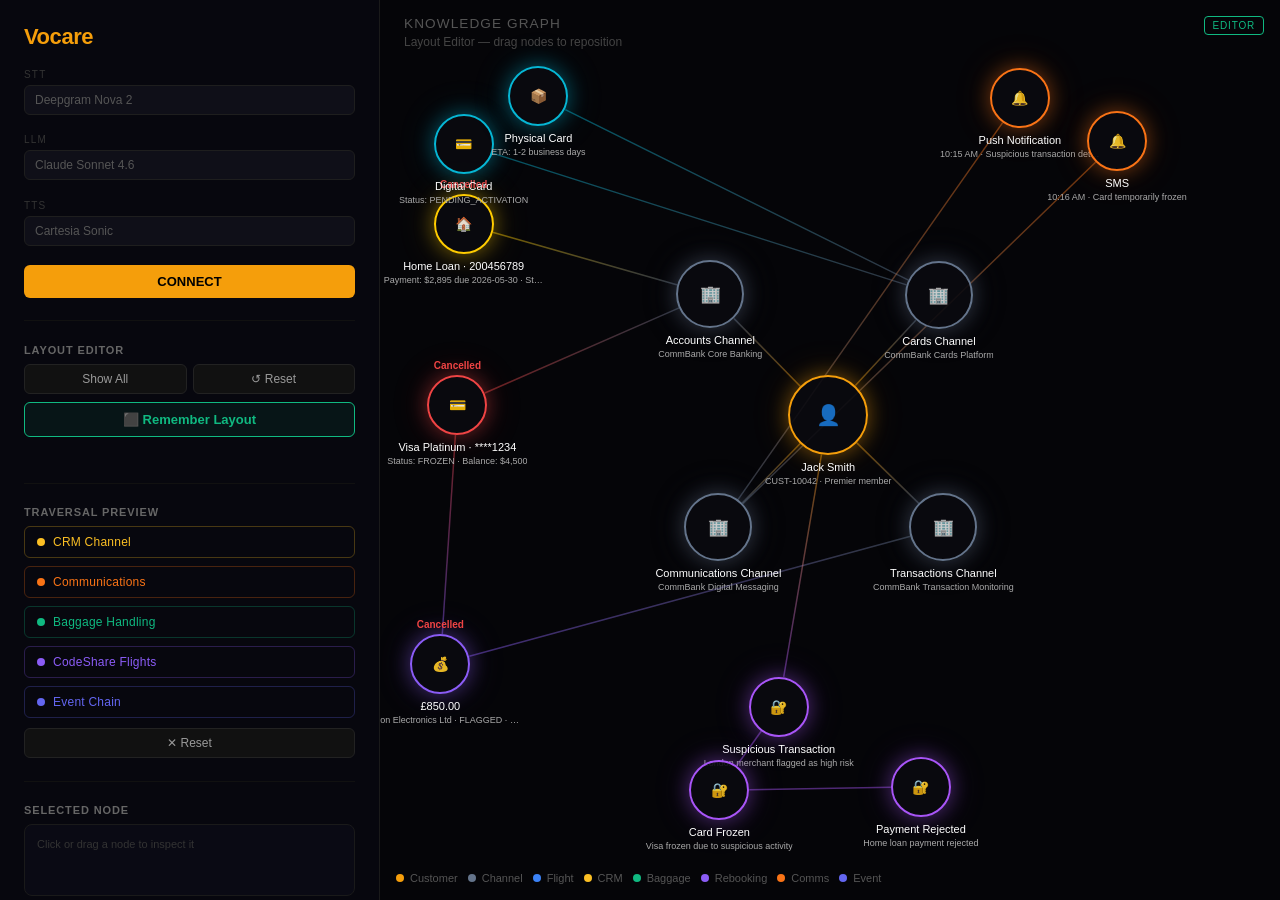
<file: examples/vocare/static/graph-preview.html>
<!DOCTYPE html>
<html lang="en">
<head>
  <meta charset="UTF-8" />
  <meta name="viewport" content="width=device-width, initial-scale=1.0" />
  <title>Graph Layout Editor — CommBank Premier</title>
  <style>
    *, *::before, *::after { box-sizing: border-box; margin: 0; padding: 0; }

    body {
      background: #050508;
      color: #e0e0e0;
      font-family: 'SF Pro Display', -apple-system, BlinkMacSystemFont, 'Segoe UI', sans-serif;
      height: 100vh;
      overflow: hidden;
      display: grid;
      grid-template-columns: 380px 1fr;
    }

    /* ── Left panel ── */
    .panel-left {
      background: #07070e;
      border-right: 1px solid #1a1a1a;
      display: flex;
      flex-direction: column;
      padding: 1.5rem;
      gap: 1.2rem;
      overflow-y: auto;
    }

    .app-title { font-size: 22px; font-weight: 700; color: #f59e0b; letter-spacing: -0.02em; }

    .section-label {
      font-size: 10px;
      color: #333;
      text-transform: uppercase;
      letter-spacing: 0.12em;
      margin-bottom: 5px;
    }

    .mock-select {
      width: 100%;
      padding: 7px 10px;
      background: #0f0f18;
      border: 1px solid #1e1e1e;
      border-radius: 6px;
      color: #555;
      font-size: 12px;
    }

    .mock-connect {
      width: 100%;
      padding: 9px;
      background: #f59e0b;
      border: none;
      border-radius: 6px;
      color: #000;
      font-weight: 700;
      font-size: 13px;
      cursor: default;
    }

    .divider { border-top: 1px solid #111; margin: 0.2rem 0; }

    /* ── Editor controls ── */
    .editor-section { display: flex; flex-direction: column; gap: 8px; }
    .editor-title {
      font-size: 11px;
      font-weight: 600;
      color: #666;
      text-transform: uppercase;
      letter-spacing: 0.08em;
    }

    .btn {
      font-size: 12px;
      font-weight: 500;
      padding: 7px 12px;
      border-radius: 6px;
      border: 1px solid #222;
      background: #111;
      color: #999;
      cursor: pointer;
      transition: all 0.18s;
      text-align: center;
    }
    .btn:hover { border-color: #444; color: #ddd; background: #1a1a1a; }

    .btn-remember {
      background: rgba(16,185,129,0.08);
      border-color: #10b981;
      color: #10b981;
      font-weight: 600;
      font-size: 13px;
      padding: 9px 12px;
    }
    .btn-remember:hover { background: rgba(16,185,129,0.16); }

    .btn-remember.saved {
      background: rgba(16,185,129,0.2);
      color: #34d399;
    }

    /* ── Traversal buttons ── */
    .btn-traversal {
      width: 100%;
      padding: 8px 12px;
      border-radius: 6px;
      border: 1px solid;
      background: transparent;
      font-size: 12px;
      font-weight: 500;
      cursor: pointer;
      transition: all 0.18s;
      text-align: left;
      display: flex;
      align-items: center;
      gap: 8px;
      letter-spacing: 0.02em;
    }
    .btn-traversal:hover { filter: brightness(1.3); background: rgba(255,255,255,0.03); }
    .btn-traversal.trav-active { filter: brightness(1.4); background: rgba(255,255,255,0.06); }

    .trav-dot {
      width: 8px;
      height: 8px;
      border-radius: 50%;
      flex-shrink: 0;
    }

    /* ── Node info panel ── */
    .node-info {
      background: #0a0a14;
      border: 1px solid #1a1a1a;
      border-radius: 8px;
      padding: 10px 12px;
      font-size: 11px;
      color: #555;
      min-height: 72px;
      line-height: 1.7;
    }
    .node-info .nid { color: #3b82f6; font-weight: 500; }
    .node-info .npos { color: #10b981; }
    .node-info .ntype { color: #8b5cf6; }

    .hint {
      font-size: 10px;
      color: #252530;
      line-height: 1.6;
    }

    /* ── Save status ── */
    .save-status {
      font-size: 11px;
      color: #555;
      text-align: center;
      min-height: 16px;
    }
    .save-status.ok { color: #10b981; }
    .save-status.err { color: #ef4444; }

    /* ── Right panel — graph scene ── */
    .scene {
      position: relative;
      overflow: hidden;
      background: #050508;
    }

    canvas {
      position: absolute;
      inset: 0;
      pointer-events: none;
      z-index: 1;
    }

    /* ── Nodes ── */
    .graph-node {
      position: absolute;
      border-radius: 50%;
      display: flex;
      flex-direction: column;
      align-items: center;
      justify-content: center;
      background: rgba(10, 10, 15, 0.88);
      border: 2px solid var(--node-color);
      transform: translate(-50%, -50%);
      cursor: grab;
      user-select: none;
      z-index: 3;
      transition: box-shadow 0.2s, opacity 0.4s;
    }
    .graph-node:active { cursor: grabbing; }
    .graph-node.dragging {
      box-shadow: 0 0 0 3px rgba(255,255,255,0.15), 0 0 30px var(--node-color-alpha);
      z-index: 10;
    }

    .graph-node.size-lg { width: 80px; height: 80px; }
    .graph-node.size-md { width: 68px; height: 68px; }
    .graph-node.size-sm { width: 60px; height: 60px; }

    .graph-node .node-icon { font-size: 14px; line-height: 1; }
    .graph-node.size-lg .node-icon { font-size: 20px; }
    .graph-node.size-md .node-icon { font-size: 17px; }

    .graph-node .node-label {
      position: absolute;
      bottom: -20px;
      left: 50%;
      transform: translateX(-50%);
      white-space: nowrap;
      font-size: 11px;
      font-weight: 500;
      color: #ccc;
      pointer-events: none;
    }
    .graph-node .node-sublabel {
      position: absolute;
      bottom: -33px;
      left: 50%;
      transform: translateX(-50%);
      white-space: nowrap;
      font-size: 9px;
      color: #666;
      pointer-events: none;
      max-width: 160px;
      overflow: hidden;
      text-overflow: ellipsis;
    }
    .graph-node .node-alert {
      position: absolute;
      top: -17px;
      left: 50%;
      transform: translateX(-50%);
      font-size: 10px;
      font-weight: 600;
      color: #ef4444;
      white-space: nowrap;
      pointer-events: none;
      animation: alertPulse 1.5s ease-in-out infinite;
    }
    @keyframes alertPulse { 0%,100% { opacity:.5; } 50% { opacity:1; } }

    /* Active / inactive states — matches deployed app */
    .graph-node.inactive {
      opacity: 0.35;
      box-shadow: none;
    }
    .graph-node.inactive .node-icon { opacity: 0.3; }
    .graph-node.inactive .node-label { color: #555; }
    .graph-node.inactive .node-sublabel { color: #333; }

    .graph-node.active {
      opacity: 1;
      box-shadow: 0 0 20px var(--node-color-alpha), 0 0 40px var(--node-color-alpha-dim);
    }
    .graph-node.active .node-icon { opacity: 0.9; color: #fff; }
    .graph-node.active .node-label { color: #fff; }
    .graph-node.active .node-sublabel { color: #aaa; }

    /* ── Graph overlay labels ── */
    .graph-header {
      position: absolute;
      top: 1rem;
      left: 1.5rem;
      z-index: 20;
      pointer-events: none;
    }
    .graph-header h2 {
      font-size: 0.85rem;
      font-weight: 500;
      color: #555;
      text-transform: uppercase;
      letter-spacing: 0.08em;
    }
    .graph-header .graph-status {
      font-size: 0.75rem;
      color: #444;
      margin-top: 0.25rem;
    }

    .graph-legend {
      position: absolute;
      bottom: 1rem;
      left: 1rem;
      display: flex;
      flex-wrap: wrap;
      gap: 10px;
      z-index: 20;
      pointer-events: none;
    }
    .legend-item { display: flex; align-items: center; gap: 6px; font-size: 11px; color: #555; }
    .legend-dot { width: 8px; height: 8px; border-radius: 50%; flex-shrink: 0; }

    /* ── Editor mode badge ── */
    .editor-badge {
      position: absolute;
      top: 1rem;
      right: 1rem;
      font-size: 10px;
      color: #10b981;
      border: 1px solid #10b981;
      border-radius: 4px;
      padding: 3px 8px;
      letter-spacing: 0.08em;
      z-index: 20;
      pointer-events: none;
    }
  </style>
</head>
<body>

<!-- Left panel: deployed-app controls + editor tools -->
<div class="panel-left">
  <div class="app-title">Vocare</div>

  <div>
    <div class="section-label">STT</div>
    <div class="mock-select">Deepgram Nova 2</div>
  </div>
  <div>
    <div class="section-label">LLM</div>
    <div class="mock-select">Claude Sonnet 4.6</div>
  </div>
  <div>
    <div class="section-label">TTS</div>
    <div class="mock-select">Cartesia Sonic</div>
  </div>

  <button class="mock-connect">CONNECT</button>
  <div class="divider"></div>

  <!-- Editor tools -->
  <div class="editor-section">
    <div class="editor-title">Layout Editor</div>

    <div style="display:flex;gap:6px;">
      <button class="btn" id="btnShowAll" style="flex:1;">Show All</button>
      <button class="btn" id="btnReplay"  style="flex:1;">↺ Reset</button>
    </div>

    <button class="btn-remember btn" id="btnRemember">⬛ Remember Layout</button>
    <div class="save-status" id="saveStatus"></div>
  </div>

  <div class="divider"></div>

  <!-- Traversal paths -->
  <div class="editor-section">
    <div class="editor-title">Traversal Preview</div>

    <button class="btn-traversal" id="trav-crm"
      style="color:#fbbf24;border-color:#fbbf2444;"
      onclick="highlightPath('crm')">
      <span class="trav-dot" style="background:#fbbf24;"></span>CRM Channel
    </button>

    <button class="btn-traversal" id="trav-comms"
      style="color:#f97316;border-color:#f9731644;"
      onclick="highlightPath('comms')">
      <span class="trav-dot" style="background:#f97316;"></span>Communications
    </button>

    <button class="btn-traversal" id="trav-baggage"
      style="color:#10b981;border-color:#10b98144;"
      onclick="highlightPath('baggage')">
      <span class="trav-dot" style="background:#10b981;"></span>Baggage Handling
    </button>

    <button class="btn-traversal" id="trav-codeshare"
      style="color:#8b5cf6;border-color:#8b5cf644;"
      onclick="highlightPath('codeshare')">
      <span class="trav-dot" style="background:#8b5cf6;"></span>CodeShare Flights
    </button>

    <button class="btn-traversal" id="trav-events"
      style="color:#6366f1;border-color:#6366f144;"
      onclick="highlightPath('events')">
      <span class="trav-dot" style="background:#6366f1;"></span>Event Chain
    </button>

    <button class="btn" id="btnClearPath" onclick="clearPath()"
      style="margin-top:2px;">✕ Reset</button>
  </div>

  <div class="divider"></div>

  <!-- Selected node info -->
  <div class="editor-section">
    <div class="editor-title">Selected Node</div>
    <div class="node-info" id="nodeInfo">
      <span style="color:#333;">Click or drag a node to inspect it</span>
    </div>
  </div>

  <!-- Layout JSON output panel -->
  <div id="layoutOutput" style="display:none;flex-direction:column;gap:6px;">
    <div style="display:flex;justify-content:space-between;align-items:center;">
      <div class="editor-title">Layout JSON</div>
      <button class="btn" style="padding:2px 8px;font-size:10px;" onclick="document.getElementById('layoutOutput').style.display='none'">✕</button>
    </div>
    <textarea id="layoutJson" readonly
      style="width:100%;height:140px;background:#0a0a14;border:1px solid #1e1e1e;border-radius:6px;
             color:#10b981;font-size:10px;font-family:monospace;padding:8px;resize:vertical;"></textarea>
    <div style="font-size:10px;color:#333;">Copy this and paste it to Claude, or tell Claude "apply layout-export.json".</div>
  </div>

  <div class="hint">
    Drag nodes to reposition.<br>
    Click a node to see its ID &amp; coordinates.<br>
    Press <strong style="color:#888;">Remember Layout</strong> — downloads the file and shows the JSON here.
  </div>
</div>

<!-- Right panel: graph -->
<div class="scene" id="scene">
  <canvas id="edgeCanvas"></canvas>
  <div id="world"></div>

  <div class="graph-header">
    <h2>Knowledge Graph</h2>
    <div class="graph-status" id="graphStatus">Layout Editor — drag nodes to reposition</div>
  </div>

  <div class="editor-badge">EDITOR</div>

  <div class="graph-legend">
    <div class="legend-item"><div class="legend-dot" style="background:#f59e0b;"></div>Customer</div>
    <div class="legend-item"><div class="legend-dot" style="background:#64748b;"></div>Channel</div>
    <div class="legend-item"><div class="legend-dot" style="background:#3b82f6;"></div>Flight</div>
    <div class="legend-item"><div class="legend-dot" style="background:#fbbf24;"></div>CRM</div>
    <div class="legend-item"><div class="legend-dot" style="background:#10b981;"></div>Baggage</div>
    <div class="legend-item"><div class="legend-dot" style="background:#8b5cf6;"></div>Rebooking</div>
    <div class="legend-item"><div class="legend-dot" style="background:#f97316;"></div>Comms</div>
    <div class="legend-item"><div class="legend-dot" style="background:#6366f1;"></div>Event</div>
  </div>
</div>

<script>
// ── Graph data ────────────────────────────────────────────────────────────────

const GRAPH_DATA = {
  nodes: [
    { id: 'customer-CUST-10042',          type: 'Customer',
      label: 'Jack Smith', sublabel: 'CUST-10042 · Premier member' },

    { id: 'channel-accounts',               type: 'Channel', label: 'Accounts Channel',              sublabel: 'CommBank Core Banking' },
    { id: 'channel-cards',    type: 'Channel', label: 'Cards Channel',   sublabel: 'CommBank Cards Platform' },
    { id: 'channel-communications',  type: 'Channel', label: 'Communications Channel', sublabel: 'CommBank Digital Messaging' },
    { id: 'channel-transactions', type: 'Channel', label: 'Transactions Channel',sublabel: 'CommBank Transaction Monitoring' },

    { id: 'card-visa-1234',   type: 'Card',
      label: 'Visa Platinum · ****1234', sublabel: 'Status: FROZEN · Balance: $4,500', alert: true },
    { id: 'homeloan-200456789',   type: 'HomeLoan', label: 'Home Loan · 200456789',  sublabel: 'Payment: $2,895 due 2026-05-30 · Status: REJECTED', alert: true },

    { id: 'comm-Push',    type: 'Communication', label: 'Push Notification', sublabel: '10:15 AM · Suspicious transaction detected' },
    { id: 'comm-SMS',      type: 'Communication', label: 'SMS',   sublabel: '10:16 AM · Card temporarily frozen' },

    { id: 'digitalcard-DIGITAL-789456', type: 'DigitalCard', label: 'Digital Card', sublabel: 'Status: PENDING_ACTIVATION' },
    { id: 'physicalcard-PHYSICAL-123789', type: 'PhysicalCard', label: 'Physical Card', sublabel: 'ETA: 1-2 business days' },

    { id: 'txn-TXN-LONDON-98765', type: 'Transaction', label: '£850.00', sublabel: 'London Electronics Ltd · FLAGGED · Risk: 0.92', alert: true },

    { id: 'event-evt-001', type: 'Event', label: 'Suspicious Transaction',       sublabel: 'London merchant flagged as high risk' },
    { id: 'event-evt-002', type: 'Event', label: 'Card Frozen',    sublabel: 'Visa frozen due to suspicious activity' },
    { id: 'event-evt-003', type: 'Event', label: 'Payment Rejected', sublabel: 'Home loan payment rejected' },
  ],
  edges: [
    { source: 'customer-CUST-10042', target: 'channel-accounts' },
    { source: 'customer-CUST-10042', target: 'channel-cards' },
    { source: 'customer-CUST-10042', target: 'channel-communications' },
    { source: 'customer-CUST-10042', target: 'channel-transactions' },

    { source: 'channel-accounts', target: 'card-visa-1234' },
    { source: 'channel-accounts', target: 'homeloan-200456789' },

    { source: 'channel-cards', target: 'digitalcard-DIGITAL-789456' },
    { source: 'channel-cards', target: 'physicalcard-PHYSICAL-123789' },

    { source: 'channel-communications', target: 'comm-Push' },
    { source: 'channel-communications', target: 'comm-SMS' },

    { source: 'channel-transactions', target: 'txn-TXN-LONDON-98765' },

    { source: 'txn-TXN-LONDON-98765', target: 'card-visa-1234' },

    { source: 'customer-CUST-10042', target: 'event-evt-001' },
    { source: 'event-evt-001',    target: 'event-evt-002' },
    { source: 'event-evt-002',    target: 'event-evt-003' },
  ],
};

// ── Visual config ─────────────────────────────────────────────────────────────

const TYPE_COLORS = {
  Customer:        { hex: '#f59e0b', rgb: '245,158,11' },  // Premium Gold
  Channel:         { hex: '#64748b', rgb: '100,116,139' }, // Slate Grey
  Card:            { hex: '#ef4444', rgb: '239,68,68' },   // Coral Red
  HomeLoan:        { hex: '#ffcc00', rgb: '255,204,0' },   // CommBank Yellow
  DigitalCard:     { hex: '#06b6d4', rgb: '6,182,212' },  // Electric Cyan
  PhysicalCard:    { hex: '#06b6d4', rgb: '6,182,212' },  // Electric Cyan
  Communication:   { hex: '#f97316', rgb: '249,115,22' }, // Bright Orange
  Transaction:     { hex: '#8b5cf6', rgb: '139,92,246' }, // Royal Indigo
  Event:           { hex: '#a855f7', rgb: '168,85,247' }, // Vivid Purple
};

const NODE_ICONS = {
  Customer:     '\u{1F464}',  // 👤
  Channel:      '\u{1F3E2}',  // 🏢
  Card:         '\u{1F4B3}',  // 💳
  HomeLoan:     '\u{1F3E0}',  // 🏠
  DigitalCard:  '\u{1F4B3}',  // 💳
  PhysicalCard: '\u{1F4E6}',  // 📦
  Communication:'\u{1F514}',  // 🔔
  Transaction:  '\u{1F4B0}',  // 💰
  Event:        '\u{1F510}',  // 🔐
};

// Radius in px (half of node diameter) — used for edge termination
const NODE_RADII = { Customer: 40, Channel: 34 };
function nodeRadius(type) { return NODE_RADII[type] || 30; }

// z values per type (preserved for deployed LAYOUT_MAP, not used for 2D rendering)
const TYPE_Z = {
  Customer: 0, Channel: -150,
  Card: -300, HomeLoan: -300, DigitalCard: -300, PhysicalCard: -300,
  Communication: -300, Transaction: -300, Event: -450,
};

const INITIAL_LAYOUT = {
  Customer:        [{ xPct: 49.8, yPct: 46.1 }],
  Channel: [
    { xPct: 36.7, yPct: 32.7 },
    { xPct: 62.1, yPct: 32.8 },
    { xPct: 37.6, yPct: 58.6 },
    { xPct: 62.6, yPct: 58.6 },
  ],
  Card: [{ xPct: 8.6,  yPct: 45.0 }],
  HomeLoan:       [{ xPct: 9.3,  yPct: 24.9 }],
  DigitalCard:    [{ xPct: 9.3,  yPct: 16.0 }],
  PhysicalCard:   [{ xPct: 17.6, yPct: 10.7 }],
  Communication:   [{ xPct: 71.1, yPct: 10.9 }, { xPct: 81.9, yPct: 15.7 }],
  Transaction:    [{ xPct: 6.7,  yPct: 73.8 }, { xPct: 13.5, yPct: 82.8 }],
  Event:           [{ xPct: 44.3, yPct: 78.5 }, { xPct: 37.7, yPct: 87.8 }, { xPct: 60.1, yPct: 87.4 }, { xPct: 52.7, yPct: 78.5 }],
};

const TYPE_ORDER = ['Customer','Channel','Card','HomeLoan','DigitalCard','PhysicalCard','Communication','Transaction','Event'];

// ── Traversal paths ───────────────────────────────────────────────────────────
// Each path defines the ordered node sequence and which edges light up.
// steps[0] is always Customer; animation plays one step every STEP_MS.

const STEP_MS = 320;

const TRAVERSAL_PATHS = {
  accounts: {
    label: 'Accounts',
    color: '#ffcc00',
    steps: ['customer-CUST-10042','channel-accounts','card-visa-1234','homeloan-200456789'],
    edgeKeys: new Set(['customer-CUST-10042::channel-accounts','channel-accounts::card-visa-1234','channel-accounts::homeloan-200456789']),
  },
  cards: {
    label: 'Cards',
    color: '#06b6d4',
    steps: ['customer-CUST-10042','channel-cards','digitalcard-DIGITAL-789456','physicalcard-PHYSICAL-123789'],
    edgeKeys: new Set(['customer-CUST-10042::channel-cards','channel-cards::digitalcard-DIGITAL-789456','channel-cards::physicalcard-PHYSICAL-123789']),
  },
  communications: {
    label: 'Communications',
    color: '#f97316',
    steps: ['customer-CUST-10042','channel-communications','comm-Push','comm-SMS'],
    edgeKeys: new Set(['customer-CUST-10042::channel-communications','channel-communications::comm-Push','channel-communications::comm-SMS']),
  },
  transactions: {
    label: 'Transactions',
    color: '#8b5cf6',
    steps: ['customer-CUST-10042','channel-transactions','txn-TXN-LONDON-98765'],
    edgeKeys: new Set(['customer-CUST-10042::channel-transactions','channel-transactions::txn-TXN-LONDON-98765']),
  },
  events: {
    label: 'Security Milestones',
    color: '#a855f7',
    steps: ['customer-CUST-10042','event-evt-001','event-evt-002','event-evt-003'],
    edgeKeys: new Set(['customer-CUST-10042::event-evt-001','event-evt-001::event-evt-002','event-evt-002::event-evt-003']),
  },
};

// ── State ─────────────────────────────────────────────────────────────────────

const scene    = document.getElementById('scene');
const world    = document.getElementById('world');
const canvas   = document.getElementById('edgeCanvas');
const ctx      = canvas.getContext('2d');
const nodeInfo = document.getElementById('nodeInfo');
const status   = document.getElementById('graphStatus');
const saveStatus = document.getElementById('saveStatus');

let nodes    = [];   // { id, type, el, xPct, yPct, z, active }
let edges    = [];   // { srcId, tgtId }
let nodeMap  = {};
let selected = null;

// Drag state
let dragging  = null;
let dragOffX  = 0;
let dragOffY  = 0;

// Path highlight state — null when not in path mode
let activePath    = null;  // current TRAVERSAL_PATHS entry
let revealedIds   = null;  // Set of node IDs revealed so far in animation
let pathTimers    = [];    // setTimeout handles so we can cancel

// ── Build scene ───────────────────────────────────────────────────────────────

function buildScene() {
  world.innerHTML = '';
  nodes = []; edges = []; nodeMap = {};
  selected = null;

  const groups = {};
  GRAPH_DATA.nodes.forEach(n => {
    if (!groups[n.type]) groups[n.type] = [];
    groups[n.type].push(n);
  });

  TYPE_ORDER.forEach(type => {
    const group   = groups[type] || [];
    const layouts = INITIAL_LAYOUT[type] || [];
    group.forEach((n, i) => {
      const pos   = layouts[i] || layouts[0] || { xPct: 50, yPct: 50 };
      const color = TYPE_COLORS[n.type] || TYPE_COLORS.Customer;
      const sizeClass = type === 'Customer' ? 'size-lg' : type === 'Channel' ? 'size-md' : 'size-sm';

      const el = document.createElement('div');
      el.className = `graph-node ${sizeClass} inactive`;
      el.style.setProperty('--node-color',           color.hex);
      el.style.setProperty('--node-color-alpha',     `rgba(${color.rgb}, 0.4)`);
      el.style.setProperty('--node-color-alpha-dim', `rgba(${color.rgb}, 0.15)`);

      const icon = document.createElement('span');
      icon.className = 'node-icon';
      icon.textContent = NODE_ICONS[type] || '?';
      el.appendChild(icon);

      const label = document.createElement('span');
      label.className = 'node-label';
      label.textContent = n.label;
      el.appendChild(label);

      if (n.sublabel) {
        const sub = document.createElement('span');
        sub.className = 'node-sublabel';
        sub.textContent = n.sublabel;
        el.appendChild(sub);
      }

      if (n.alert) {
        const alert = document.createElement('span');
        alert.className = 'node-alert';
        alert.textContent = 'Cancelled';
        el.appendChild(alert);
      }

      world.appendChild(el);

      const node = {
        id: n.id, type: n.type, el,
        xPct: pos.xPct, yPct: pos.yPct,
        z: TYPE_Z[type] ?? -300,
        active: false,
      };
      nodes.push(node);
      nodeMap[n.id] = node;

      positionNode(node);
      attachDrag(el, node);
    });
  });

  GRAPH_DATA.edges.forEach(e => {
    if (nodeMap[e.source] && nodeMap[e.target]) {
      edges.push({ srcId: e.source, tgtId: e.target });
    }
  });

  resize();
  drawEdges();
}

function positionNode(node) {
  const W = scene.clientWidth;
  const H = scene.clientHeight;
  node.el.style.left = `${node.xPct / 100 * W}px`;
  node.el.style.top  = `${node.yPct / 100 * H}px`;
}

function nodeCenter(node) {
  const W = scene.clientWidth;
  const H = scene.clientHeight;
  return { x: node.xPct / 100 * W, y: node.yPct / 100 * H };
}

// ── Edge drawing — border-to-border ──────────────────────────────────────────

function edgeEndpoints(sx, sy, sr, tx, ty, tr) {
  const dx = tx - sx;
  const dy = ty - sy;
  const dist = Math.hypot(dx, dy);
  if (dist < 2) return [sx, sy, tx, ty];
  const nx = dx / dist;
  const ny = dy / dist;
  return [sx + nx * sr, sy + ny * sr, tx - nx * tr, ty - ny * tr];
}

function drawEdges() {
  const W = scene.clientWidth;
  const H = scene.clientHeight;
  ctx.clearRect(0, 0, W, H);

  edges.forEach(e => {
    const src = nodeMap[e.srcId];
    const tgt = nodeMap[e.tgtId];
    if (!src || !tgt) return;

    const sc = nodeCenter(src);
    const tc = nodeCenter(tgt);
    const sr = nodeRadius(src.type);
    const tr = nodeRadius(tgt.type);
    const [x1, y1, x2, y2] = edgeEndpoints(sc.x, sc.y, sr, tc.x, tc.y, tr);

    const srcColor = TYPE_COLORS[src.type] || TYPE_COLORS.Customer;
    const tgtColor = TYPE_COLORS[tgt.type] || TYPE_COLORS.Customer;

    let lineWidth, alpha, glowing = false;

    if (activePath) {
      // Path mode: only light up edges where BOTH endpoints are revealed
      const key  = `${e.srcId}::${e.tgtId}`;
      const rkey = `${e.tgtId}::${e.srcId}`;
      const inPath = activePath.edgeKeys.has(key) || activePath.edgeKeys.has(rkey);
      const revealed = revealedIds && revealedIds.has(e.srcId) && revealedIds.has(e.tgtId);
      if (inPath && revealed) {
        lineWidth = 2.2;
        alpha     = 0.85;
        glowing   = true;
      } else {
        lineWidth = 0.6;
        alpha     = 0.04;
      }
    } else {
      // Normal mode: brightness follows node active state
      lineWidth = src.active && tgt.active ? 1.5 : 0.7;
      alpha     = src.active && tgt.active ? 0.45 : 0.12;
    }

    if (glowing) {
      // Solid path color with glow
      ctx.save();
      ctx.shadowColor = activePath.color;
      ctx.shadowBlur  = 12;
      ctx.strokeStyle = activePath.color;
      ctx.lineWidth   = lineWidth;
      ctx.globalAlpha = alpha;
      ctx.beginPath();
      ctx.moveTo(x1, y1);
      ctx.lineTo(x2, y2);
      ctx.stroke();
      ctx.restore();
    } else {
      const grad = ctx.createLinearGradient(x1, y1, x2, y2);
      grad.addColorStop(0, `rgba(${srcColor.rgb}, ${alpha})`);
      grad.addColorStop(1, `rgba(${tgtColor.rgb}, ${alpha})`);
      ctx.beginPath();
      ctx.moveTo(x1, y1);
      ctx.lineTo(x2, y2);
      ctx.strokeStyle = grad;
      ctx.lineWidth   = lineWidth;
      ctx.stroke();
    }
  });
}

// ── Drag ─────────────────────────────────────────────────────────────────────

function attachDrag(el, node) {
  el.addEventListener('pointerdown', (e) => {
    e.preventDefault();
    dragging  = node;
    dragOffX  = e.clientX - el.getBoundingClientRect().left - el.offsetWidth / 2 + (node.xPct / 100 * scene.clientWidth - el.getBoundingClientRect().left - el.offsetWidth / 2);
    dragOffY  = 0;
    el.setPointerCapture(e.pointerId);
    el.classList.add('dragging');
    selectNode(node);
  });

  el.addEventListener('pointermove', (e) => {
    if (dragging !== node) return;
    const rect = scene.getBoundingClientRect();
    const W = scene.clientWidth;
    const H = scene.clientHeight;
    const x = e.clientX - rect.left;
    const y = e.clientY - rect.top;
    node.xPct = Math.max(2, Math.min(98, (x / W) * 100));
    node.yPct = Math.max(2, Math.min(98, (y / H) * 100));
    positionNode(node);
    updateNodeInfo(node);
    drawEdges();
  });

  el.addEventListener('pointerup', () => {
    if (dragging !== node) return;
    el.classList.remove('dragging');
    dragging = null;
    updateNodeInfo(node);
    drawEdges();
  });

  // Click to select (without drag)
  el.addEventListener('click', () => selectNode(node));
}

// ── Selection ─────────────────────────────────────────────────────────────────

function selectNode(node) {
  selected = node;
  updateNodeInfo(node);
}

function updateNodeInfo(node) {
  nodeInfo.innerHTML = `
    <span class="ntype">${node.type}</span><br>
    <span class="nid">${node.id}</span><br>
    <span class="npos">x: ${node.xPct.toFixed(1)}%  y: ${node.yPct.toFixed(1)}%</span>
    <span style="color:#333;">  z: ${node.z}</span>
  `;
}

// ── Activate all / replay ─────────────────────────────────────────────────────

function showAll() {
  nodes.forEach(n => {
    n.active = true;
    n.el.classList.remove('inactive');
    n.el.classList.add('active');
  });
  drawEdges();
}

function resetActive() {
  nodes.forEach(n => {
    n.active = false;
    n.el.classList.remove('active');
    n.el.classList.add('inactive');
  });
  drawEdges();
  status.textContent = 'Layout Editor — drag nodes to reposition';
}

// ── Remember layout ───────────────────────────────────────────────────────────

function buildLayoutExport() {
  // Group nodes by type in typeOrder order, preserving slot order
  const byType = {};
  TYPE_ORDER.forEach(t => { byType[t] = []; });
  nodes.forEach(n => {
    if (byType[n.type] !== undefined) {
      byType[n.type].push({
        xPct: Math.round(n.xPct * 10) / 10,
        yPct: Math.round(n.yPct * 10) / 10,
        z: n.z,
      });
    }
  });
  // Remove empty types
  Object.keys(byType).forEach(k => { if (!byType[k].length) delete byType[k]; });
  return byType;
}

function rememberLayout() {
  const btn    = document.getElementById('btnRemember');
  const layout = buildLayoutExport();
  const json   = JSON.stringify(layout, null, 2);

  // 1. Download the file directly to the user's machine
  const blob = new Blob([json], { type: 'application/json' });
  const url  = URL.createObjectURL(blob);
  const a    = document.createElement('a');
  a.href     = url;
  a.download = 'layout-export.json';
  a.click();
  URL.revokeObjectURL(url);

  // 2. Show the JSON in the output panel so Claude can also read it from chat
  const panel = document.getElementById('layoutOutput');
  const ta    = document.getElementById('layoutJson');
  ta.value    = json;
  panel.style.display = 'flex';
  ta.select();

  btn.classList.add('saved');
  btn.textContent = '✓ Layout Remembered';
  saveStatus.textContent = 'Downloaded layout-export.json — tell Claude "apply it".';
  saveStatus.className = 'save-status ok';

  setTimeout(() => {
    btn.classList.remove('saved');
    btn.textContent = '⬛ Remember Layout';
  }, 3000);
}

// ── Path traversal ───────────────────────────────────────────────────────────

function clearPath() {
  pathTimers.forEach(clearTimeout);
  pathTimers = [];
  activePath  = null;
  revealedIds = null;

  // Restore all nodes to active (show-all state)
  nodes.forEach(n => {
    n.active = true;
    n.el.classList.remove('inactive', 'path-dim');
    n.el.classList.add('active');
    n.el.style.opacity = '';
  });
  drawEdges();
  status.textContent = 'Layout Editor — drag nodes to reposition';

  // Deactivate all traversal buttons
  document.querySelectorAll('.btn-traversal').forEach(b => b.classList.remove('trav-active'));
}

function highlightPath(key) {
  const path = TRAVERSAL_PATHS[key];
  if (!path) return;

  // Cancel any in-progress animation
  pathTimers.forEach(clearTimeout);
  pathTimers = [];
  document.querySelectorAll('.btn-traversal').forEach(b => b.classList.remove('trav-active'));
  document.getElementById(`trav-${key}`).classList.add('trav-active');

  activePath  = path;
  revealedIds = new Set();
  const pathSet = new Set(path.steps);

  // Dim all nodes immediately
  nodes.forEach(n => {
    n.active = false;
    n.el.classList.remove('active');
    n.el.classList.add('inactive');
    n.el.style.opacity = pathSet.has(n.id) ? '0.2' : '0.07';
  });
  drawEdges();

  status.textContent = `Traversing: ${path.label}…`;

  // Reveal each step sequentially
  path.steps.forEach((nodeId, i) => {
    const t = setTimeout(() => {
      const node = nodeMap[nodeId];
      if (!node) return;

      revealedIds.add(nodeId);
      node.active = true;
      node.el.classList.remove('inactive');
      node.el.classList.add('active');
      node.el.style.opacity = '1';

      // Pulse the node briefly
      node.el.style.boxShadow = `0 0 28px ${path.color}, 0 0 56px ${path.color}44`;
      setTimeout(() => {
        node.el.style.boxShadow = '';
      }, 600);

      drawEdges();

      if (i === path.steps.length - 1) {
        status.textContent = `${path.label} path — click another or Reset`;
      }
    }, i * STEP_MS);
    pathTimers.push(t);
  });
}

// ── Resize ────────────────────────────────────────────────────────────────────

function resize() {
  const dpr = window.devicePixelRatio || 1;
  const W = scene.clientWidth;
  const H = scene.clientHeight;
  canvas.width  = W * dpr;
  canvas.height = H * dpr;
  canvas.style.width  = W + 'px';
  canvas.style.height = H + 'px';
  ctx.setTransform(dpr, 0, 0, dpr, 0, 0);
  nodes.forEach(positionNode);
  drawEdges();
}

window.addEventListener('resize', resize);

// ── Wire buttons ──────────────────────────────────────────────────────────────

document.getElementById('btnShowAll').addEventListener('click', showAll);
document.getElementById('btnReplay').addEventListener('click', resetActive);
document.getElementById('btnRemember').addEventListener('click', rememberLayout);

// ── Boot ──────────────────────────────────────────────────────────────────────

buildScene();
// Start with all nodes visible so the layout is easy to work with
showAll();
</script>
</body>
</html>
</file>
